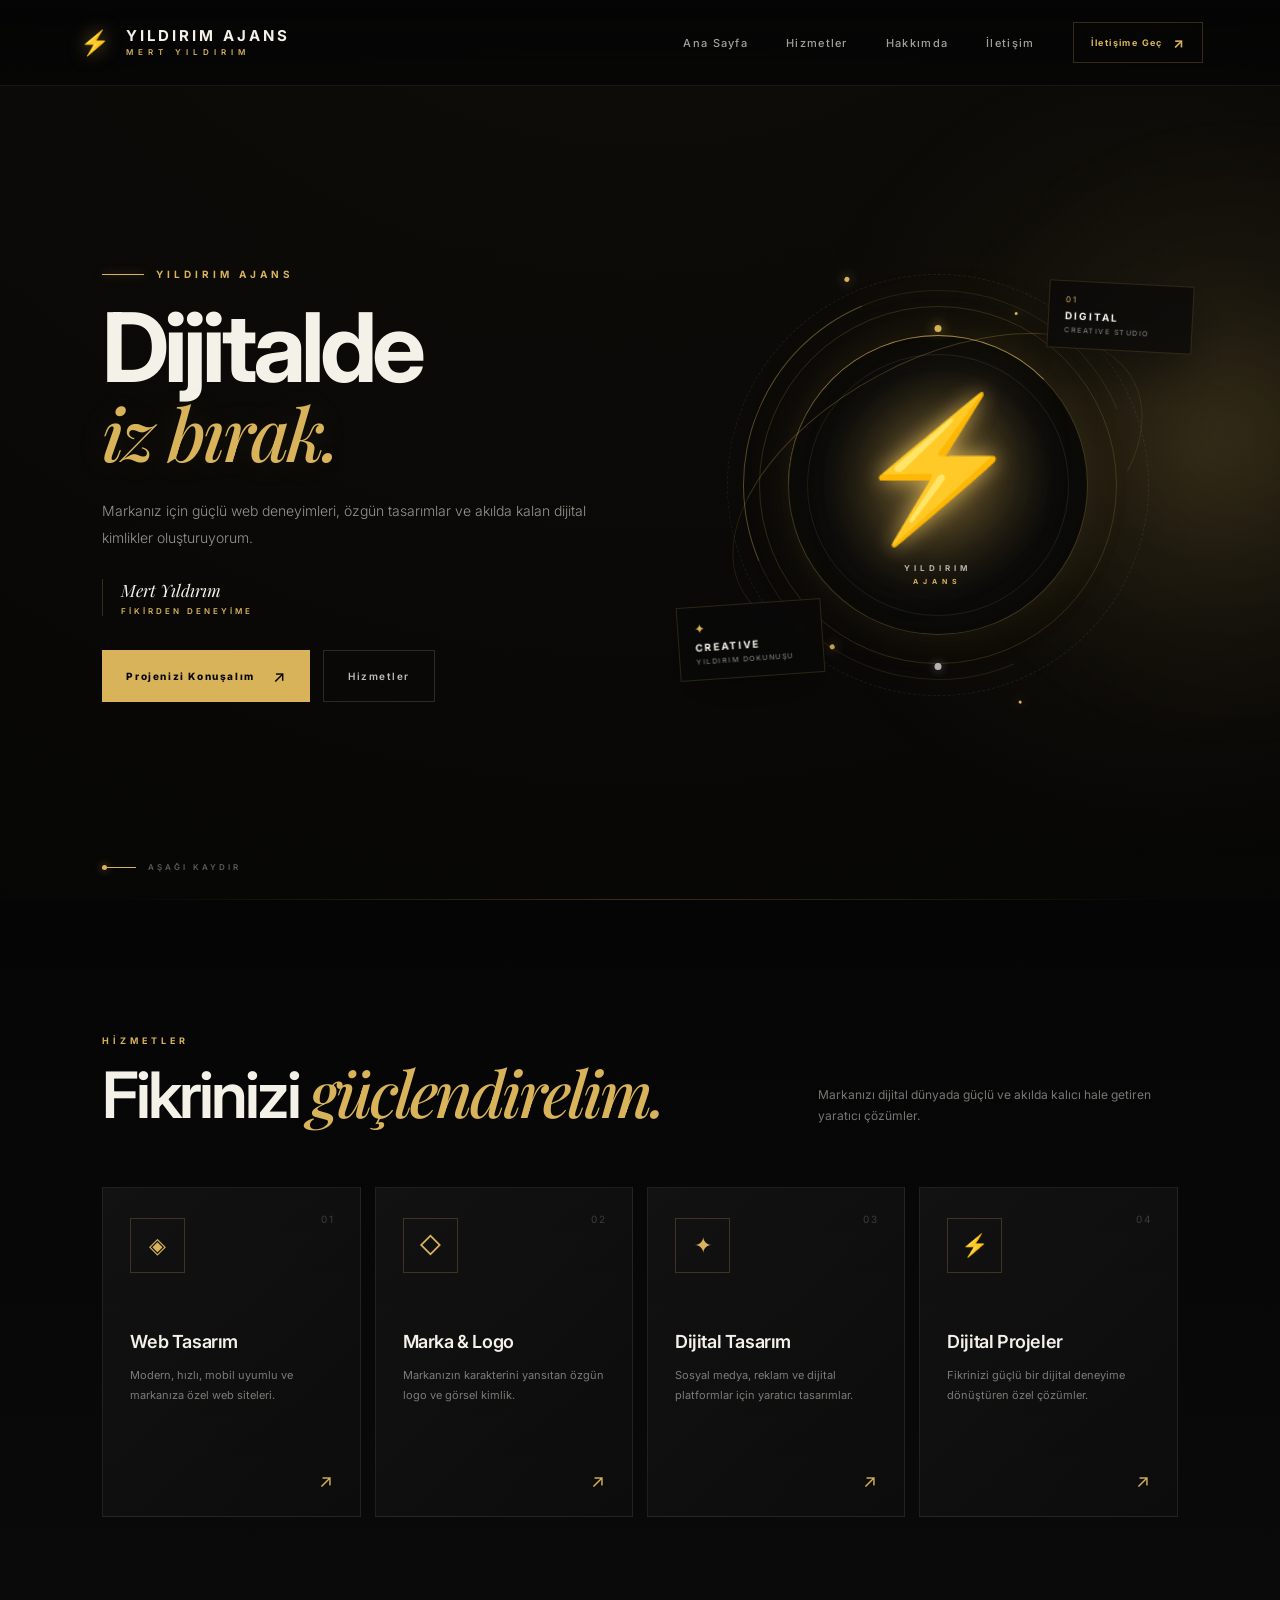
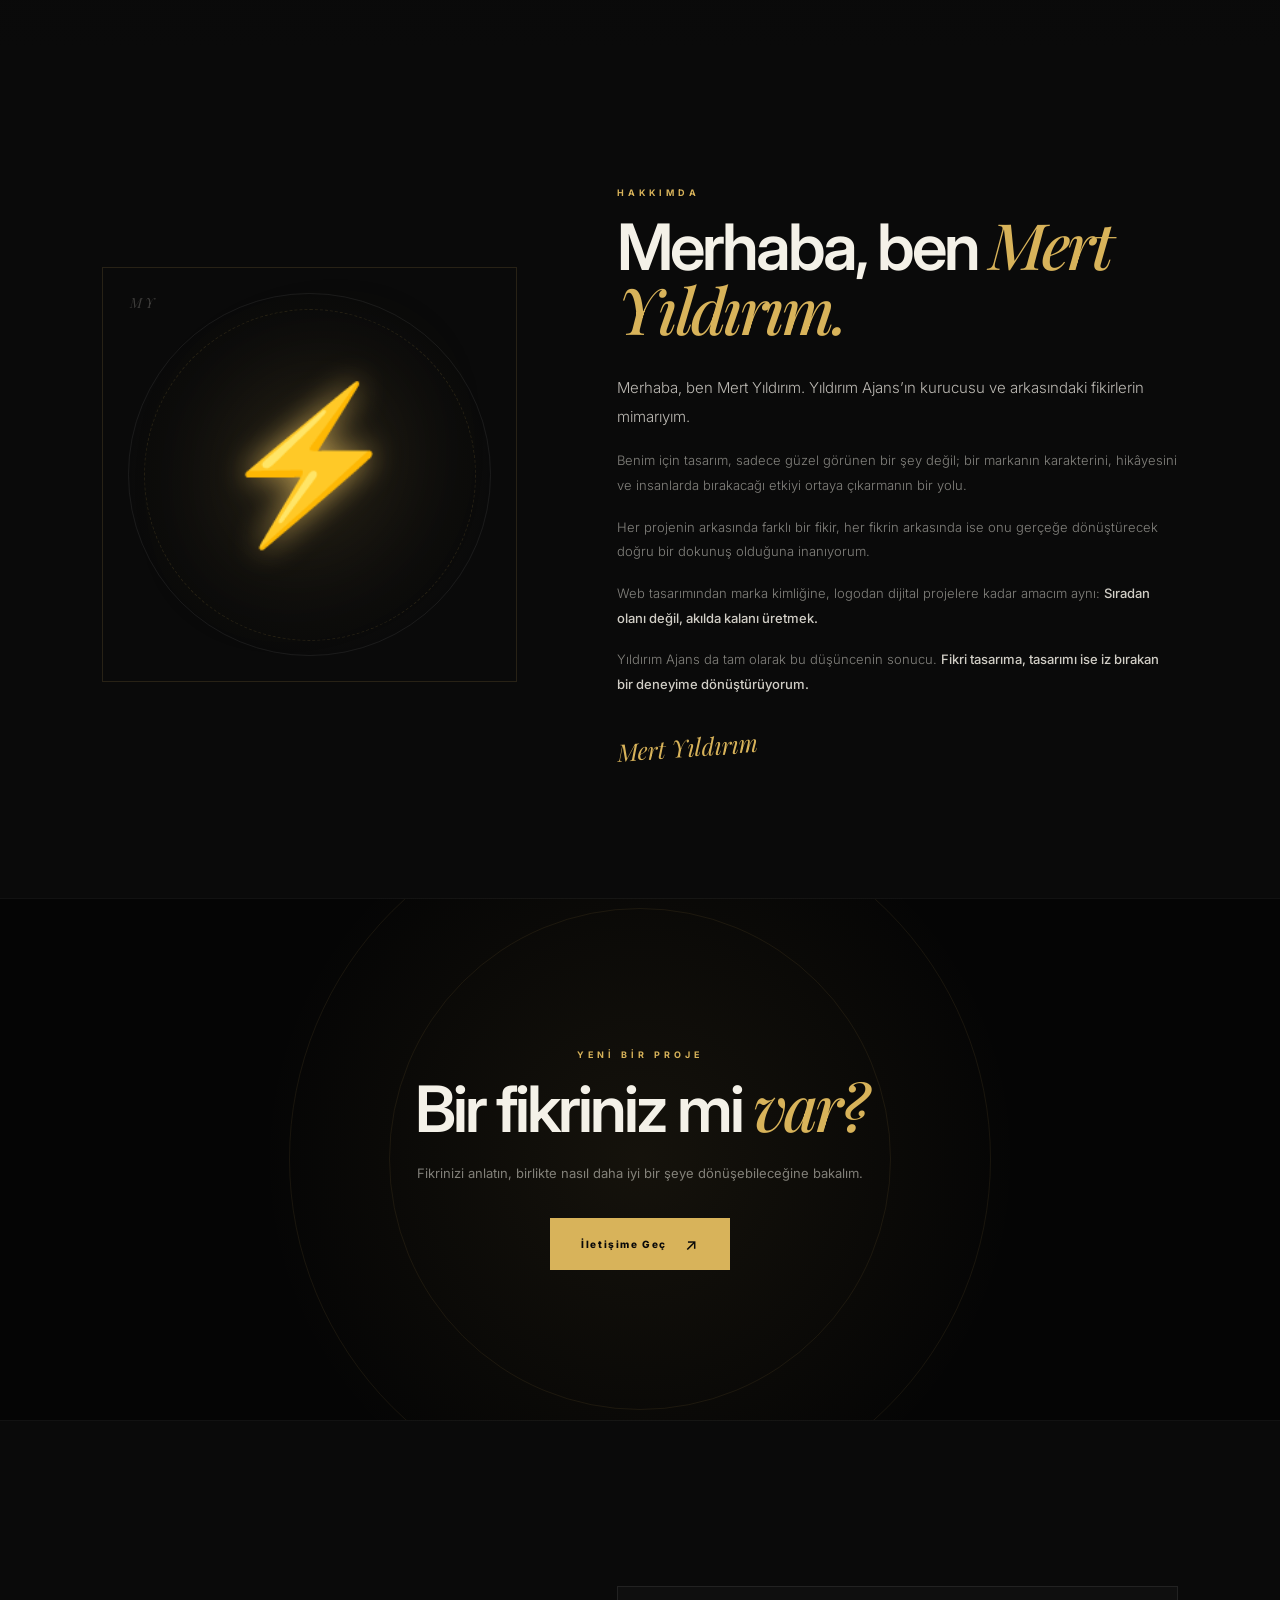
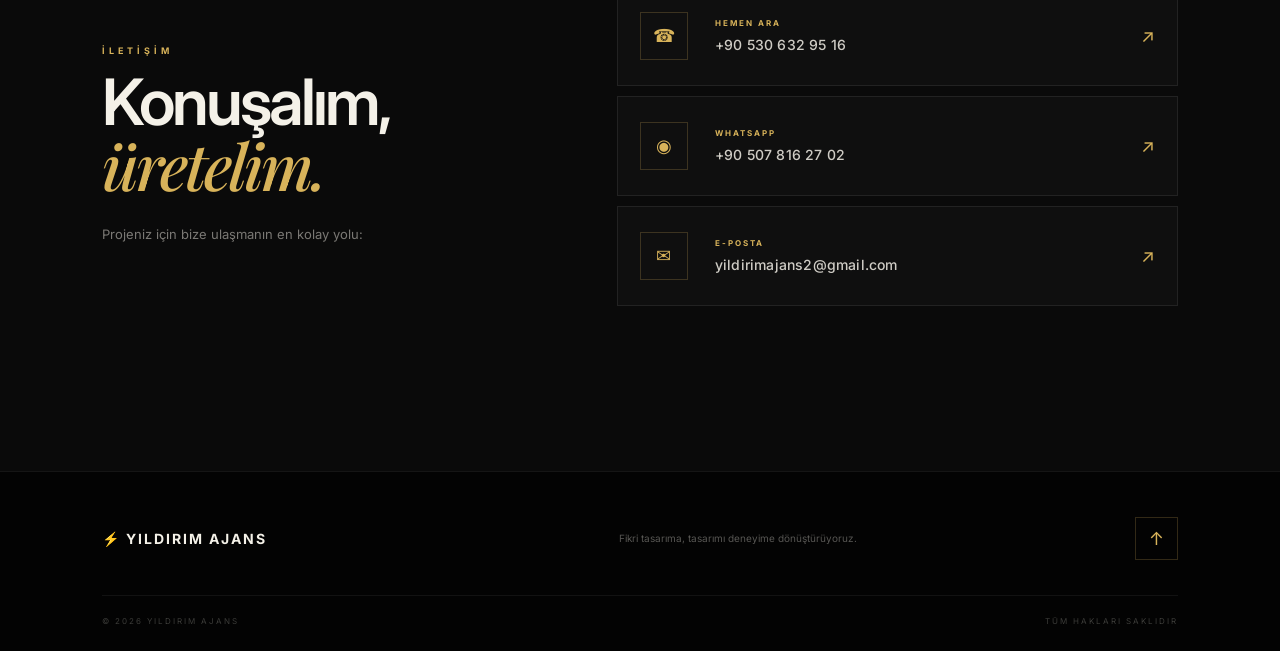
<file: index.html>
<!DOCTYPE html>
<html lang="tr">
<head>
  <meta charset="UTF-8">
  <meta name="viewport" content="width=device-width, initial-scale=1.0">

  <meta
    name="description"
    content="Yıldırım Ajans - Web tasarım, marka kimliği ve dijital tasarım çözümleri."
  >

  <title>Yıldırım Ajans | Mert Yıldırım</title>

  <link rel="preconnect" href="https://fonts.googleapis.com">
  <link rel="preconnect" href="https://fonts.gstatic.com" crossorigin>

  <link
    href="https://fonts.googleapis.com/css2?family=Inter:wght@300;400;500;600;700;800&family=Playfair+Display:ital,wght@0,500;0,600;1,500&display=swap"
    rel="stylesheet"
  >

  <link rel="stylesheet" href="style.css">
</head>

<body>

  <!-- =========================
       LOADING
  ========================== -->

  <div class="loader" id="loader">

    <div class="loader-content">

      <div class="loader-bolt">
        <span>⚡</span>
      </div>

      <h1>YILDIRIM AJANS</h1>

      <div class="loading-text">
        <span>LOADING</span>
        <span class="dots">...</span>
      </div>

      <div class="loading-line">
        <div
          class="loading-progress"
          id="loadingProgress"
        ></div>
      </div>

    </div>

  </div>


  <!-- =========================
       KAR
  ========================== -->

  <div
    class="snow"
    aria-hidden="true"
  ></div>

  <div
    class="ambient-light"
    aria-hidden="true"
  ></div>


  <!-- =========================
       NAVBAR
  ========================== -->

  <header class="navbar">

    <a
      href="#anasayfa"
      class="brand"
    >

      <span class="brand-bolt">⚡</span>

      <span class="brand-text">

        <strong>YILDIRIM AJANS</strong>

        <small>MERT YILDIRIM</small>

      </span>

    </a>


    <nav>

      <a href="#anasayfa">
        Ana Sayfa
      </a>

      <a href="#hizmetler">
        Hizmetler
      </a>

      <a href="#hakkimda">
        Hakkımda
      </a>

      <a href="#iletisim">
        İletişim
      </a>

    </nav>


    <a
      href="#iletisim"
      class="nav-contact"
    >
      İletişime Geç
      <span>↗</span>
    </a>


    <button
      class="menu-btn"
      aria-label="Menüyü aç"
    >
      <span></span>
      <span></span>
    </button>

  </header>


  <main>

    <!-- =========================
         HERO
    ========================== -->

    <section
      id="anasayfa"
      class="hero"
    >

      <div class="hero-content reveal">

        <div class="hero-label">

          <span class="label-line"></span>

          YILDIRIM AJANS

        </div>


        <h1>

          Dijitalde

          <span>iz bırak.</span>

        </h1>


        <p class="hero-description">

          Markanız için güçlü web deneyimleri,
          özgün tasarımlar ve akılda kalan
          dijital kimlikler oluşturuyorum.

        </p>


        <div class="hero-signature">

          <span>
            Mert Yıldırım
          </span>

          <small>
            FİKİRDEN DENEYİME
          </small>

        </div>


        <div class="hero-buttons">

          <a
            href="#iletisim"
            class="luxury-btn"
          >

            Projenizi Konuşalım

            <b>↗</b>

          </a>


          <a
            href="#hizmetler"
            class="outline-btn"
          >
            Hizmetler
          </a>

        </div>

      </div>


      <!-- HERO ART -->

      <div class="hero-art">

        <div class="electric-core">

          <div class="core-ring"></div>

          <div class="core-ring second"></div>

          <div class="big-bolt">
            ⚡
          </div>

          <div class="core-text">

            YILDIRIM

            <small>
              AJANS
            </small>

          </div>

        </div>


        <div class="orbit orbit-one"></div>

        <div class="orbit orbit-two"></div>


        <div class="floating-card card-top">

          <span>01</span>

          <b>DIGITAL</b>

          <small>
            CREATIVE STUDIO
          </small>

        </div>


        <div class="floating-card card-bottom">

          <span>✦</span>

          <b>CREATIVE</b>

          <small>
            YILDIRIM DOKUNUŞU
          </small>

        </div>

      </div>


      <div class="scroll-hint">

        <span></span>

        AŞAĞI KAYDIR

      </div>

    </section>


    <!-- =========================
         SERVICES
    ========================== -->

    <section
      id="hizmetler"
      class="section"
    >

      <div class="section-title reveal">

        <div>

          <div class="section-mini">
            HİZMETLER
          </div>

          <h2>
            Fikrinizi
            <em>güçlendirelim.</em>
          </h2>

        </div>


        <p>
          Markanızı dijital dünyada
          güçlü ve akılda kalıcı hale
          getiren yaratıcı çözümler.
        </p>

      </div>


      <div class="services-grid">


        <article class="service-card reveal">

          <div class="service-number">
            01
          </div>

          <div class="service-icon">
            ◈
          </div>

          <h3>
            Web Tasarım
          </h3>

          <p>
            Modern, hızlı, mobil uyumlu
            ve markanıza özel web siteleri.
          </p>

          <span class="service-arrow">
            ↗
          </span>

        </article>


        <article class="service-card reveal">

          <div class="service-number">
            02
          </div>

          <div class="service-icon">
            ◇
          </div>

          <h3>
            Marka & Logo
          </h3>

          <p>
            Markanızın karakterini yansıtan
            özgün logo ve görsel kimlik.
          </p>

          <span class="service-arrow">
            ↗
          </span>

        </article>


        <article class="service-card reveal">

          <div class="service-number">
            03
          </div>

          <div class="service-icon">
            ✦
          </div>

          <h3>
            Dijital Tasarım
          </h3>

          <p>
            Sosyal medya, reklam ve dijital
            platformlar için yaratıcı tasarımlar.
          </p>

          <span class="service-arrow">
            ↗
          </span>

        </article>


        <article class="service-card reveal">

          <div class="service-number">
            04
          </div>

          <div class="service-icon">
            ⚡
          </div>

          <h3>
            Dijital Projeler
          </h3>

          <p>
            Fikrinizi güçlü bir dijital deneyime
            dönüştüren özel çözümler.
          </p>

          <span class="service-arrow">
            ↗
          </span>

        </article>

      </div>

    </section>


    <!-- =========================
         ABOUT
    ========================== -->

    <section
      id="hakkimda"
      class="about section"
    >

      <div class="about-visual reveal">

        <span>MY</span>

        <div class="about-bolt">
          ⚡
        </div>

      </div>


      <div class="about-content reveal">

        <div class="section-mini">
          HAKKIMDA
        </div>

        <h2>
          Merhaba, ben
          <em>Mert Yıldırım.</em>
        </h2>


        <p>
          Merhaba, ben Mert Yıldırım.
          Yıldırım Ajans’ın kurucusu ve
          arkasındaki fikirlerin mimarıyım.
        </p>


        <p>
          Benim için tasarım, sadece güzel görünen
          bir şey değil; bir markanın karakterini,
          hikâyesini ve insanlarda bırakacağı etkiyi
          ortaya çıkarmanın bir yolu.
        </p>


        <p>
          Her projenin arkasında farklı bir fikir,
          her fikrin arkasında ise onu gerçeğe
          dönüştürecek doğru bir dokunuş olduğuna
          inanıyorum.
        </p>


        <p>
          Web tasarımından marka kimliğine,
          logodan dijital projelere kadar amacım aynı:
          <strong>
            Sıradan olanı değil, akılda kalanı üretmek.
          </strong>
        </p>


        <p>
          Yıldırım Ajans da tam olarak bu düşüncenin sonucu.
          <strong>
            Fikri tasarıma, tasarımı ise iz bırakan
            bir deneyime dönüştürüyorum.
          </strong>
        </p>


        <div class="signature">
          Mert Yıldırım
        </div>

      </div>

    </section>


    <!-- =========================
         CTA
    ========================== -->

    <section class="cta reveal">

      <div class="section-mini">
        YENİ BİR PROJE
      </div>

      <h2>
        Bir fikriniz mi
        <em>var?</em>
      </h2>

      <p>
        Fikrinizi anlatın, birlikte nasıl
        daha iyi bir şeye dönüşebileceğine bakalım.
      </p>

      <a
        href="#iletisim"
        class="luxury-btn big"
      >
        İletişime Geç
        <b>↗</b>
      </a>

    </section>


    <!-- =========================
         CONTACT
    ========================== -->

    <section
      id="iletisim"
      class="contact section"
    >

      <div class="contact-heading reveal">

        <div class="section-mini">
          İLETİŞİM
        </div>

        <h2>
          Konuşalım,
          <em>üretelim.</em>
        </h2>

        <p>
          Projeniz için bize ulaşmanın en kolay yolu:
        </p>

      </div>


      <div class="contact-options reveal">


        <!-- TELEFON -->

        <a
          class="contact-option"
          href="tel:+905306329516"
        >

          <span class="contact-icon">
            ☎
          </span>

          <div>

            <small>
              HEMEN ARA
            </small>

            <strong>
              +90 530 632 95 16
            </strong>

          </div>

          <b>
            ↗
          </b>

        </a>


        <!-- WHATSAPP -->

        <a
          class="contact-option"
          href="https://wa.me/905078162702"
          target="_blank"
          rel="noopener"
        >

          <span class="contact-icon">
            ◉
          </span>

          <div>

            <small>
              WHATSAPP
            </small>

            <strong>
              +90 507 816 27 02
            </strong>

          </div>

          <b>
            ↗
          </b>

        </a>


        <!-- E-POSTA -->

        <a
          class="contact-option"
          href="https://mail.google.com/mail/?view=cm&fs=1&to=yildirimajans2@gmail.com"
          target="_blank"
          rel="noopener"
        >

          <span class="contact-icon">
            ✉
          </span>

          <div>

            <small>
              E-POSTA
            </small>

            <strong>
              yildirimajans2@gmail.com
            </strong>

          </div>

          <b>
            ↗
          </b>

        </a>

      </div>

    </section>

  </main>


  <!-- =========================
       FOOTER
  ========================== -->

  <footer>

    <div class="footer-main">

      <div class="footer-brand">
        ⚡ YILDIRIM AJANS
      </div>

      <p>
        Fikri tasarıma,
        tasarımı deneyime dönüştürüyoruz.
      </p>

      <a
        href="#anasayfa"
        class="back-top"
      >
        ↑
      </a>

    </div>


    <div class="footer-bottom">

      <span>
        © 2026 YILDIRIM AJANS
      </span>

      <span>
        TÜM HAKLARI SAKLIDIR
      </span>

    </div>

  </footer>


  <script src="script.js"></script>

</body>
</html>
</file>
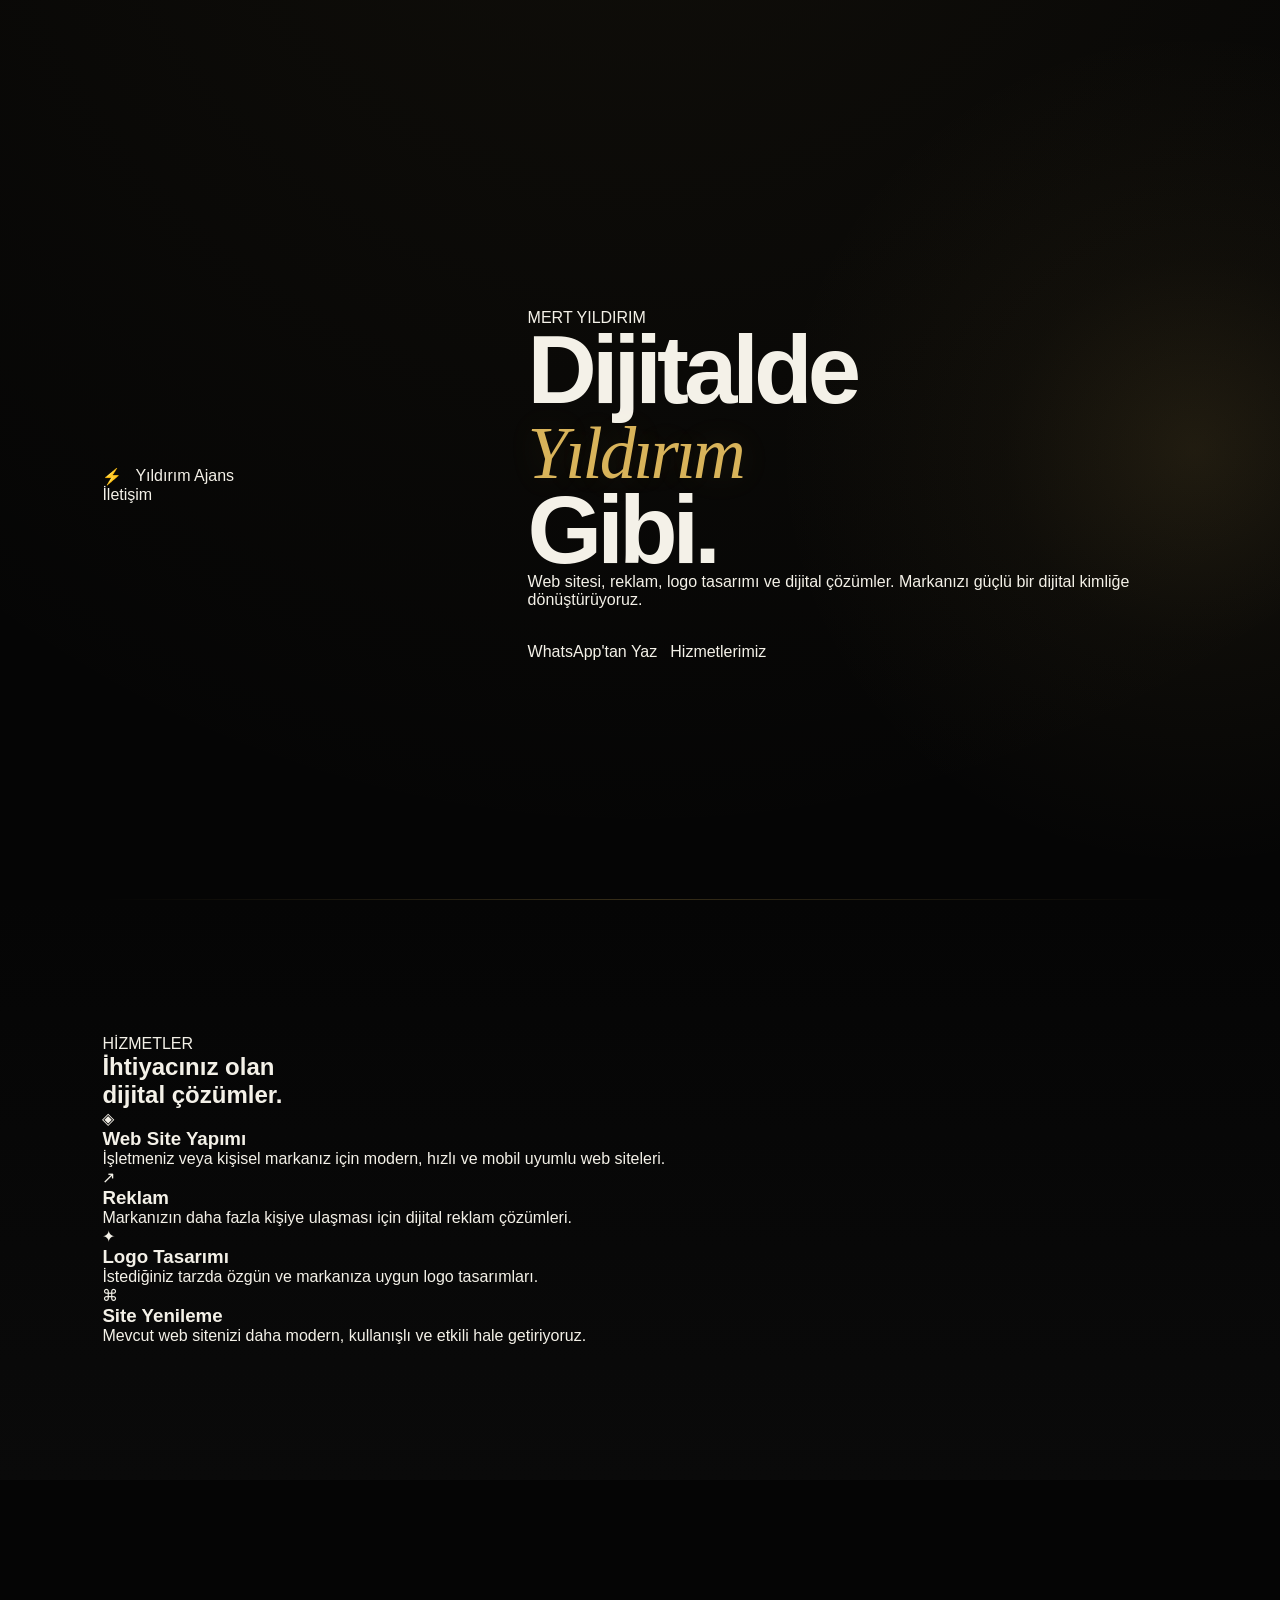
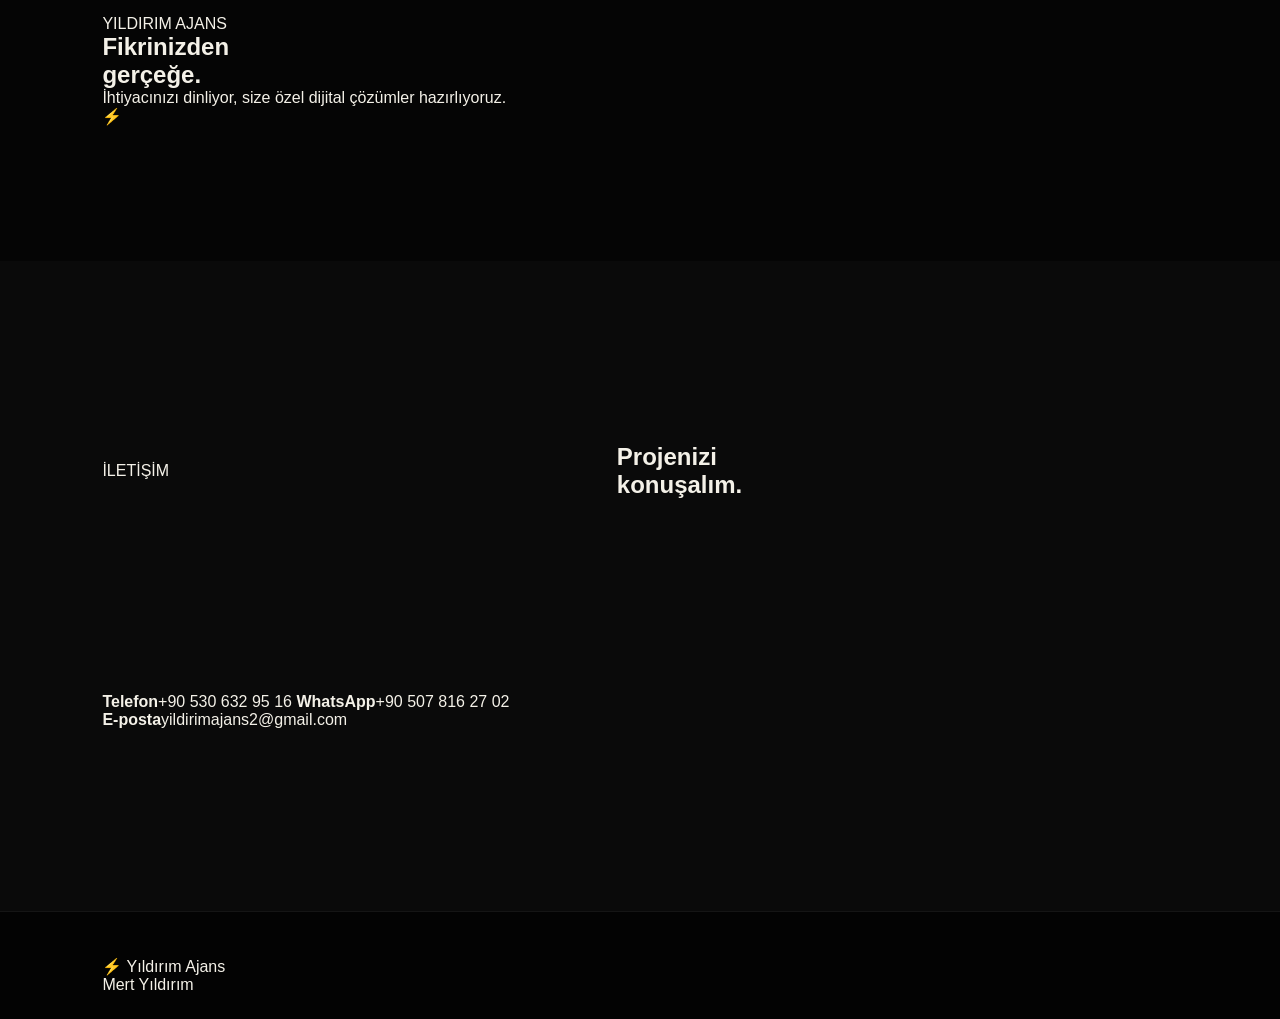
<file: index-guncel.html>
<!DOCTYPE html>
<html lang="tr">
<head>
  <meta charset="UTF-8">
  <meta name="viewport" content="width=device-width, initial-scale=1.0">
  <title>Yıldırım Ajans | Dijital Çözümler</title>
  <link rel="stylesheet" href="style.css">
</head>
<body>
  <header class="hero">
    <nav class="nav">
      <div class="brand"><span>⚡</span> Yıldırım Ajans</div>
      <a href="#iletisim" class="nav-link">İletişim</a>
    </nav>

    <div class="hero-content">
      <p class="eyebrow">MERT YILDIRIM</p>
      <h1>Dijitalde<br><span>Yıldırım</span> Gibi.</h1>
      <p class="hero-text">Web sitesi, reklam, logo tasarımı ve dijital çözümler. Markanızı güçlü bir dijital kimliğe dönüştürüyoruz.</p>
      <div class="hero-buttons">
        <a class="btn primary" href="https://wa.me/905078162702?text=Merhaba%20Y%C4%B1ld%C4%B1r%C4%B1m%20Ajans%2C%20bilgi%20almak%20istiyorum." target="_blank" rel="noopener">WhatsApp'tan Yaz</a>
        <a class="btn secondary" href="#hizmetler">Hizmetlerimiz</a>
      </div>
    </div>
  </header>

  <main>
    <section id="hizmetler" class="section">
      <p class="eyebrow">HİZMETLER</p>
      <h2>İhtiyacınız olan<br><span>dijital çözümler.</span></h2>
      <div class="cards">
        <article class="card"><div class="icon">◈</div><h3>Web Site Yapımı</h3><p>İşletmeniz veya kişisel markanız için modern, hızlı ve mobil uyumlu web siteleri.</p></article>
        <article class="card"><div class="icon">↗</div><h3>Reklam</h3><p>Markanızın daha fazla kişiye ulaşması için dijital reklam çözümleri.</p></article>
        <article class="card"><div class="icon">✦</div><h3>Logo Tasarımı</h3><p>İstediğiniz tarzda özgün ve markanıza uygun logo tasarımları.</p></article>
        <article class="card"><div class="icon">⌘</div><h3>Site Yenileme</h3><p>Mevcut web sitenizi daha modern, kullanışlı ve etkili hale getiriyoruz.</p></article>
      </div>
    </section>

    <section class="section showcase">
      <div>
        <p class="eyebrow">YILDIRIM AJANS</p>
        <h2>Fikrinizden<br><span>gerçeğe.</span></h2>
        <p>İhtiyacınızı dinliyor, size özel dijital çözümler hazırlıyoruz.</p>
      </div>
      <div class="bolt">⚡</div>
    </section>

    <section id="iletisim" class="section contact">
      <p class="eyebrow">İLETİŞİM</p>
      <h2>Projenizi<br><span>konuşalım.</span></h2>
      <div class="contact-list">
        <a href="tel:+905306329516"><strong>Telefon</strong><span>+90 530 632 95 16</span></a>
        <a href="https://wa.me/905078162702?text=Merhaba%20Y%C4%B1ld%C4%B1r%C4%B1m%20Ajans%2C%20bilgi%20almak%20istiyorum." target="_blank" rel="noopener"><strong>WhatsApp</strong><span>+90 507 816 27 02</span></a>
        <a href="mailto:yildirimajans2@gmail.com"><strong>E-posta</strong><span>yildirimajans2@gmail.com</span></a>
      </div>
    </section>
  </main>

  <footer>
    <div>⚡ Yıldırım Ajans</div>
    <div>Mert Yıldırım</div>
  </footer>
  <script src="script.js"></script>
</body>
</html>
</file>
<file: style.css>
/* =========================================================
   YILDIRIM AJANS
   PREMIUM BLACK / GOLD
   MERT YILDIRIM
========================================================= */


/* =========================================================
   ROOT
========================================================= */

:root {
  --black: #050505;
  --dark: #0a0a0a;
  --soft: #111111;

  --white: #f4f1e8;
  --gray: #8d8d8d;

  --gold: #d8b35a;
  --gold-light: #f1d58d;

  --line: rgba(255,255,255,.10);
  --gold-line: rgba(216,179,90,.22);
}


/* =========================================================
   RESET
========================================================= */

* {
  box-sizing: border-box;
  margin: 0;
  padding: 0;
}

html {
  scroll-behavior: smooth;
}

body {
  min-height: 100vh;

  background:
    radial-gradient(
      circle at 50% -10%,
      rgba(216,179,90,.055),
      transparent 38%
    ),
    var(--black);

  color: var(--white);

  font-family:
    "Inter",
    sans-serif;

  overflow-x: hidden;
}

::selection {
  background: var(--gold);
  color: #050505;
}

a {
  color: inherit;
  text-decoration: none;
}

button {
  font-family: inherit;
}


/* =========================================================
   LOADING SCREEN
   BU BÖLÜM KORUNDU
========================================================= */

.loader {
  position: fixed;
  inset: 0;

  z-index: 99999;

  display: flex;
  align-items: center;
  justify-content: center;

  background:
    radial-gradient(
      circle at center,
      #171208 0%,
      #080808 42%,
      #020202 100%
    );

  opacity: 1;
  visibility: visible;

  transition:
    opacity .8s ease,
    visibility .8s ease;

  overflow: hidden;
}

.loader.finished {
  opacity: 0;
  visibility: hidden;
  pointer-events: none;
}

.loader-content {
  width: min(430px, 80%);

  text-align: center;

  position: relative;
  z-index: 3;
}


/* Loading şimşek */

.loader-bolt {
  width: 135px;
  height: 135px;

  margin: 0 auto 25px;

  display: flex;
  align-items: center;
  justify-content: center;

  position: relative;
}

.loader-bolt::before {
  content: "";

  position: absolute;
  inset: 0;

  border:
    1px solid
    rgba(216,179,90,.28);

  border-radius: 50%;

  animation:
    loaderRing 12s linear infinite;
}

.loader-bolt::after {
  content: "";

  position: absolute;
  inset: 14px;

  border:
    1px solid
    rgba(255,255,255,.08);

  border-radius: 50%;

  animation:
    loaderRing 18s linear infinite reverse;
}

.loader-bolt span {
  position: relative;
  z-index: 2;

  font-size: 72px;

  color: var(--gold);

  filter:
    drop-shadow(
      0 0 12px
      rgba(216,179,90,.75)
    )
    drop-shadow(
      0 0 40px
      rgba(216,179,90,.3)
    );

  animation: none;
}


/* Loading başlık */

.loader h1 {
  font-family:
    "Inter",
    sans-serif;

  font-size:
    clamp(25px, 5vw, 40px);

  font-weight: 700;

  letter-spacing: 5px;

  color: var(--white);

  margin-bottom: 18px;
}


/* Loading yazısı */

.loading-text {
  display: flex;

  justify-content: center;
  align-items: center;

  color: var(--gold);

  font-size: 10px;

  font-weight: 700;

  letter-spacing: 4px;

  margin-bottom: 12px;
}

.loading-text .dots {
  width: 20px;

  text-align: left;
}


/* Loading çizgisi */

.loading-line {
  width: 100%;
  height: 2px;

  background:
    rgba(255,255,255,.1);

  overflow: hidden;
}

.loading-progress {
  width: 0;
  height: 100%;

  background:
    linear-gradient(
      90deg,
      var(--gold),
      #f1d58d
    );

  box-shadow:
    0 0 14px
    rgba(216,179,90,.75);

  transition:
    width .08s linear;
}


/* Loading karı */

.loader::before,
.loader::after {
  content: "";

  position: absolute;

  inset: -20%;

  pointer-events: none;

  background-image:
    radial-gradient(
      circle,
      rgba(255,255,255,.8) 0 1px,
      transparent 1.7px
    ),
    radial-gradient(
      circle,
      rgba(255,255,255,.55) 0 1.5px,
      transparent 2px
    );

  background-size:
    110px 110px,
    190px 190px;

  opacity: .45;

  animation:
    loaderSnow 18s linear infinite;
}

.loader::after {
  background-size:
    170px 170px,
    270px 270px;

  opacity: .22;

  animation-duration: 28s;

  animation-direction: reverse;
}

@keyframes loaderSnow {

  from {
    transform:
      translate3d(
        0,
        -10%,
        0
      );
  }

  to {
    transform:
      translate3d(
        80px,
        110%,
        0
      );
  }

}

@keyframes loaderRing {

  from {
    transform:
      rotate(0deg);
  }

  to {
    transform:
      rotate(360deg);
  }

}


/* =========================================================
   KAR YAĞIŞI
   BU BÖLÜM KORUNDU
========================================================= */

.snow {
  position: fixed;

  inset: 0;

  width: 100%;
  height: 100%;

  pointer-events: none;

  z-index: 100000;

  overflow: hidden;
}

.snowflake {
  position: absolute;

  top: -40px;
  left: 0;

  color: #fff;

  font-size:
    var(--snow-size);

  line-height: 1;

  opacity:
    var(--snow-opacity);

  filter:
    blur(var(--snow-blur));

  text-shadow:
    0 0 5px
    rgba(255,255,255,.45);

  will-change: transform;

  animation:
    snowFall
    var(--snow-duration)
    linear
    var(--snow-delay)
    infinite;
}

@keyframes snowFall {

  0% {
    transform:
      translate3d(
        0,
        -50px,
        0
      )
      rotate(0deg);
  }

  25% {
    transform:
      translate3d(
        var(--snow-drift-1),
        25vh,
        0
      )
      rotate(90deg);
  }

  50% {
    transform:
      translate3d(
        var(--snow-drift-2),
        50vh,
        0
      )
      rotate(180deg);
  }

  75% {
    transform:
      translate3d(
        var(--snow-drift-3),
        75vh,
        0
      )
      rotate(270deg);
  }

  100% {
    transform:
      translate3d(
        var(--snow-drift-4),
        110vh,
        0
      )
      rotate(360deg);
  }

}


/* =========================================================
   AMBIENT LIGHT
========================================================= */

.ambient-light {
  position: fixed;

  width: 650px;
  height: 650px;

  right: -280px;
  top: 12%;

  pointer-events: none;

  z-index: 0;

  background:
    radial-gradient(
      circle,
      rgba(216,179,90,.10) 0%,
      rgba(216,179,90,.035) 32%,
      transparent 70%
    );

  filter: blur(8px);
}


/* =========================================================
   NAVBAR
========================================================= */

.navbar {
  position: fixed;

  top: 0;
  left: 0;
  right: 0;

  height: 86px;

  padding:
    0 6vw;

  display: flex;

  align-items: center;

  justify-content: space-between;

  z-index: 9999;

  background:
    linear-gradient(
      180deg,
      rgba(5,5,5,.96),
      rgba(5,5,5,.76)
    );

  backdrop-filter: blur(18px);
  -webkit-backdrop-filter: blur(18px);

  border-bottom:
    1px solid
    rgba(255,255,255,.07);
}


/* Marka */

.brand {
  display: flex;

  align-items: center;

  gap: 13px;

  flex-shrink: 0;
}

.brand-bolt {
  display: flex;

  align-items: center;
  justify-content: center;

  width: 36px;
  height: 36px;

  color: var(--gold);

  font-size: 24px;

  filter:
    drop-shadow(
      0 0 9px
      rgba(216,179,90,.55)
    );
}

.brand-text {
  display: flex;

  flex-direction: column;

  line-height: .95;
}

.brand-text strong {
  color: var(--white);

  font-size: 15px;

  font-weight: 700;

  letter-spacing: 3px;
}

.brand-text small {
  margin-top: 6px;

  color: var(--gold);

  font-size: 8px;

  font-weight: 600;

  letter-spacing: 5px;
}


/* Navigasyon */

.navbar nav {
  display: flex;

  align-items: center;

  gap: 38px;

  margin-left: auto;
  margin-right: 38px;
}

.navbar nav a {
  position: relative;

  color:
    rgba(244,241,232,.66);

  font-size: 11px;

  font-weight: 500;

  letter-spacing: 1.3px;

  transition:
    color .3s ease;
}

.navbar nav a::after {
  content: "";

  position: absolute;

  left: 0;
  bottom: -8px;

  width: 0;
  height: 1px;

  background: var(--gold);

  box-shadow:
    0 0 8px
    rgba(216,179,90,.55);

  transition:
    width .3s ease;
}

.navbar nav a:hover {
  color: var(--white);
}

.navbar nav a:hover::after {
  width: 100%;
}


/* Navbar iletişim */

.nav-contact {
  display: inline-flex;

  align-items: center;

  gap: 10px;

  padding:
    11px 17px;

  border:
    1px solid
    var(--gold-line);

  color: var(--gold);

  font-size: 9px;

  font-weight: 700;

  letter-spacing: 1.4px;

  transition:
    .3s ease;
}

.nav-contact span {
  font-size: 14px;

  transition:
    transform .3s ease;
}

.nav-contact:hover {
  background: var(--gold);

  color: #080808;

  box-shadow:
    0 0 25px
    rgba(216,179,90,.18);
}

.nav-contact:hover span {
  transform:
    translate(2px,-2px);
}


/* Mobil menü */

.menu-btn {
  display: none;

  width: 42px;
  height: 42px;

  background: transparent;

  border:
    1px solid
    rgba(255,255,255,.12);

  cursor: pointer;
}

.menu-btn span {
  display: block;

  width: 17px;
  height: 1px;

  margin: 5px auto;

  background: var(--white);

  transition:
    transform .3s ease;
}


/* =========================================================
   GENEL
========================================================= */

.section {
  position: relative;

  width: 100%;

  padding:
    135px 8vw;

  z-index: 1;
}

.reveal {
  opacity: 0;

  transform:
    translateY(28px);

  transition:
    opacity .9s ease,
    transform .9s cubic-bezier(.2,.7,.2,1);
}

.reveal.visible {
  opacity: 1;

  transform:
    translateY(0);
}


/* =========================================================
   HERO
========================================================= */

.hero {
  position: relative;

  min-height: 720px;

  height: 100vh;

  max-height: 900px;

  padding:
    130px 8vw 60px;

  display: flex;

  align-items: center;

  justify-content: space-between;

  gap: 60px;

  overflow: hidden;
}

.hero::before {
  content: "";

  position: absolute;

  width: 850px;
  height: 850px;

  right: -340px;
  top: 50%;

  transform:
    translateY(-50%);

  background:
    radial-gradient(
      circle,
      rgba(216,179,90,.12) 0%,
      rgba(216,179,90,.04) 32%,
      transparent 70%
    );

  pointer-events: none;
}

.hero::after {
  content: "";

  position: absolute;

  left: 8vw;
  right: 8vw;
  bottom: 0;

  height: 1px;

  background:
    linear-gradient(
      90deg,
      transparent,
      rgba(216,179,90,.24),
      transparent
    );
}


/* Hero içerik */

.hero-content {
  position: relative;

  z-index: 3;

  width:
    min(650px, 53vw);
}

.hero-label {
  display: flex;

  align-items: center;

  gap: 12px;

  margin-bottom: 24px;

  color: var(--gold);

  font-size: 10px;

  font-weight: 700;

  letter-spacing: 4px;
}

.label-line {
  width: 42px;
  height: 1px;

  background: var(--gold);

  box-shadow:
    0 0 8px
    rgba(216,179,90,.55);
}


/* Hero başlık */

.hero h1 {
  margin: 0;

  font-size:
    clamp(62px, 7.5vw, 116px);

  line-height: .90;

  font-weight: 700;

  letter-spacing:
    -5px;

  color: var(--white);
}

.hero h1 span {
  display: block;

  margin-top: 8px;

  color: var(--gold);

  font-family:
    "Playfair Display",
    serif;

  font-size:
    .76em;

  font-weight: 500;

  font-style: italic;

  letter-spacing:
    -3px;

  text-shadow:
    0 0 35px
    rgba(216,179,90,.12);
}


/* Açıklama */

.hero-description {
  max-width: 490px;

  margin-top: 34px;

  color:
    rgba(244,241,232,.60);

  font-size: 14px;

  line-height: 1.9;

  font-weight: 300;
}


/* İmza */

.hero-signature {
  display: flex;

  flex-direction: column;

  margin-top: 27px;

  padding-left: 18px;

  border-left:
    1px solid
    var(--gold-line);
}

.hero-signature span {
  color: var(--white);

  font-family:
    "Playfair Display",
    serif;

  font-size: 17px;

  font-style: italic;
}

.hero-signature small {
  margin-top: 5px;

  color: var(--gold);

  font-size: 8px;

  font-weight: 600;

  letter-spacing: 3px;
}


/* Butonlar */

.hero-buttons {
  display: flex;

  align-items: center;

  gap: 13px;

  margin-top: 34px;
}

.luxury-btn {
  display: inline-flex;

  align-items: center;
  justify-content: center;

  gap: 18px;

  min-height: 52px;

  padding:
    0 23px;

  background:
    var(--gold);

  color: #090909;

  border:
    1px solid
    var(--gold);

  font-size: 10px;

  font-weight: 800;

  letter-spacing: 1.6px;

  transition:
    transform .3s ease,
    box-shadow .3s ease,
    background .3s ease;
}

.luxury-btn b {
  font-size: 16px;

  font-weight: 500;

  transition:
    transform .3s ease;
}

.luxury-btn:hover {
  transform:
    translateY(-3px);

  box-shadow:
    0 12px 35px
    rgba(216,179,90,.18);
}

.luxury-btn:hover b {
  transform:
    translate(3px,-3px);
}

.outline-btn {
  display: inline-flex;

  align-items: center;
  justify-content: center;

  min-height: 52px;

  padding:
    0 24px;

  border:
    1px solid
    rgba(255,255,255,.14);

  color:
    rgba(244,241,232,.78);

  font-size: 10px;

  font-weight: 600;

  letter-spacing: 1.5px;

  transition:
    .3s ease;
}

.outline-btn:hover {
  border-color:
    var(--gold-line);

  color: var(--gold);

  background:
    rgba(216,179,90,.035);
}


/* =========================================================
   HERO ART
========================================================= */

.hero-art {
  position: relative;

  width: 480px;
  height: 480px;

  flex-shrink: 0;

  display: flex;

  align-items: center;
  justify-content: center;

  z-index: 2;
}


/* Ana ışık */

.hero-art::before {
  content: "";

  position: absolute;

  width: 360px;
  height: 360px;

  border-radius: 50%;

  background:
    radial-gradient(
      circle,
      rgba(216,179,90,.14),
      rgba(216,179,90,.035) 35%,
      transparent 70%
    );

  filter: blur(8px);

  animation:
    corePulse 5s ease-in-out infinite;
}


/* Elektrik çekirdeği */

.electric-core {
  position: relative;

  width: 300px;
  height: 300px;

  display: flex;

  align-items: center;
  justify-content: center;

  border-radius: 50%;

  background:
    radial-gradient(
      circle at center,
      rgba(216,179,90,.13),
      rgba(10,10,10,.96) 54%,
      #050505 75%
    );

  border:
    1px solid
    rgba(216,179,90,.28);

  box-shadow:
    0 0 50px
    rgba(216,179,90,.08),
    inset 0 0 50px
    rgba(216,179,90,.045);
}

.electric-core::before {
  content: "";

  position: absolute;

  inset: 18px;

  border:
    1px solid
    rgba(255,255,255,.08);

  border-radius: 50%;
}

.electric-core::after {
  content: "";

  position: absolute;

  inset: -1px;

  border-radius: 50%;

  border-top:
    1px solid
    rgba(216,179,90,.65);

  border-right:
    1px solid
    transparent;

  animation:
    coreRotate 9s linear infinite;
}


/* Halkalar */

.core-ring {
  position: absolute;

  inset: -30px;

  border:
    1px solid
    rgba(216,179,90,.18);

  border-radius: 50%;

  animation:
    ringRotate 14s linear infinite;
}

.core-ring::before {
  content: "";

  position: absolute;

  width: 7px;
  height: 7px;

  top: 18px;
  left: 50%;

  transform:
    translateX(-50%);

  border-radius: 50%;

  background: var(--gold);

  box-shadow:
    0 0 12px
    rgba(216,179,90,.8);
}

.core-ring.second {
  inset: -62px;

  border-color:
    rgba(255,255,255,.07);

  border-style: dashed;

  animation:
    ringRotate 22s linear infinite reverse;
}

.core-ring.second::before {
  top: auto;
  bottom: 25px;

  background: rgba(255,255,255,.7);

  box-shadow:
    0 0 10px
    rgba(255,255,255,.4);
}


/* Büyük şimşek */

.big-bolt {
  position: relative;

  z-index: 4;

  margin-top: -38px;

  font-size: 138px;

  line-height: 1;

  color: var(--gold);

  filter:
    drop-shadow(
      0 0 10px
      rgba(216,179,90,.9)
    )
    drop-shadow(
      0 0 35px
      rgba(216,179,90,.55)
    )
    drop-shadow(
      0 0 75px
      rgba(216,179,90,.22)
    );

  animation:
    boltGlow 3.5s ease-in-out infinite;
}


/* Çekirdek yazısı */

.core-text {
  position: absolute;

  z-index: 5;

  bottom: 48px;

  left: 0;
  right: 0;

  text-align: center;

  color:
    rgba(244,241,232,.72);

  font-size: 8px;

  font-weight: 700;

  letter-spacing: 4px;
}

.core-text small {
  display: block;

  margin-top: 4px;

  color: var(--gold);

  font-size: 7px;

  letter-spacing: 5px;
}


/* Orbitler */

.orbit {
  position: absolute;

  border-radius: 50%;

  border:
    1px solid
    rgba(216,179,90,.12);

  pointer-events: none;
}

.orbit-one {
  width: 390px;
  height: 390px;

  transform:
    rotate(22deg);

  border-left-color:
    rgba(216,179,90,.38);

  border-right-color:
    transparent;

  animation:
    orbitSpin 18s linear infinite;
}

.orbit-two {
  width: 445px;
  height: 250px;

  transform:
    rotate(-28deg);

  border-top-color:
    rgba(216,179,90,.25);

  border-bottom-color:
    transparent;

  animation:
    orbitSpinReverse 21s linear infinite;
}


/* Orbit noktaları */

.orbit-one::before,
.orbit-one::after,
.orbit-two::before,
.orbit-two::after {
  content: "";

  position: absolute;

  width: 5px;
  height: 5px;

  border-radius: 50%;

  background: var(--gold);

  box-shadow:
    0 0 12px
    rgba(216,179,90,.8);
}

.orbit-one::before {
  top: 35px;
  left: 30px;
}

.orbit-one::after {
  bottom: 22px;
  right: 35px;

  width: 3px;
  height: 3px;
}

.orbit-two::before {
  top: 8px;
  right: 70px;

  width: 3px;
  height: 3px;
}

.orbit-two::after {
  bottom: 28px;
  left: 50px;
}


/* Floating kartlar */

.floating-card {
  position: absolute;

  z-index: 6;

  min-width: 145px;

  padding:
    13px 16px;

  display: flex;

  flex-direction: column;

  border:
    1px solid
    rgba(216,179,90,.17);

  background:
    rgba(8,8,8,.72);

  backdrop-filter: blur(12px);
  -webkit-backdrop-filter: blur(12px);

  box-shadow:
    0 20px 50px
    rgba(0,0,0,.35);
}

.floating-card span {
  color: var(--gold);

  font-size: 8px;

  letter-spacing: 2px;
}

.floating-card b {
  margin-top: 5px;

  color: var(--white);

  font-size: 10px;

  letter-spacing: 2px;
}

.floating-card small {
  margin-top: 4px;

  color: var(--gray);

  font-size: 7px;

  letter-spacing: 1.5px;
}

.card-top {
  top: 38px;
  right: -15px;

  transform:
    rotate(3deg);

  animation:
    floatCard 5s ease-in-out infinite;
}

.card-bottom {
  bottom: 48px;
  left: -20px;

  transform:
    rotate(-4deg);

  animation:
    floatCard 6s ease-in-out infinite reverse;
}

.card-bottom span {
  font-size: 13px;
}


/* Scroll */

.scroll-hint {
  position: absolute;

  bottom: 28px;
  left: 8vw;

  display: flex;

  align-items: center;

  gap: 12px;

  color:
    rgba(244,241,232,.36);

  font-size: 8px;

  font-weight: 600;

  letter-spacing: 3px;
}

.scroll-hint span {
  width: 34px;
  height: 1px;

  background:
    var(--gold);

  position: relative;
}

.scroll-hint span::after {
  content: "";

  position: absolute;

  left: 0;
  top: -2px;

  width: 5px;
  height: 5px;

  border-radius: 50%;

  background: var(--gold);

  box-shadow:
    0 0 8px
    rgba(216,179,90,.7);

  animation:
    scrollDot 2s ease-in-out infinite;
}


/* =========================================================
   SERVICES
========================================================= */

#hizmetler {
  background:
    linear-gradient(
      180deg,
      var(--black),
      var(--dark)
    );
}

.section-title {
  display: flex;

  align-items: flex-end;

  justify-content: space-between;

  gap: 50px;

  margin-bottom: 60px;
}

.section-mini {
  margin-bottom: 15px;

  color: var(--gold);

  font-size: 9px;

  font-weight: 700;

  letter-spacing: 4px;
}

.section-title h2,
.about-content h2,
.contact-heading h2,
.cta h2 {
  color: var(--white);

  font-size:
    clamp(42px, 5vw, 72px);

  line-height: .98;

  font-weight: 600;

  letter-spacing: -3px;
}

.section-title h2 em,
.about-content h2 em,
.contact-heading h2 em,
.cta h2 em {
  color: var(--gold);

  font-family:
    "Playfair Display",
    serif;

  font-weight: 500;

  font-style: italic;
}

.section-title > p {
  max-width: 360px;

  color:
    rgba(244,241,232,.48);

  font-size: 12px;

  line-height: 1.8;
}


/* Hizmet grid */

.services-grid {
  display: grid;

  grid-template-columns:
    repeat(4, 1fr);

  gap: 14px;
}

.service-card {
  position: relative;

  min-height: 330px;

  padding:
    30px 27px;

  overflow: hidden;

  background:
    linear-gradient(
      145deg,
      rgba(255,255,255,.045),
      rgba(255,255,255,.012)
    );

  border:
    1px solid
    rgba(255,255,255,.08);

  transition:
    transform .45s ease,
    border-color .45s ease,
    background .45s ease,
    box-shadow .45s ease;
}

.service-card::before {
  content: "";

  position: absolute;

  width: 180px;
  height: 180px;

  right: -90px;
  bottom: -90px;

  border-radius: 50%;

  background:
    radial-gradient(
      circle,
      rgba(216,179,90,.15),
      transparent 70%
    );

  opacity: 0;

  transition:
    opacity .45s ease;
}

.service-card:hover {
  transform:
    translateY(-8px);

  border-color:
    rgba(216,179,90,.30);

  background:
    linear-gradient(
      145deg,
      rgba(216,179,90,.055),
      rgba(255,255,255,.015)
    );

  box-shadow:
    0 25px 60px
    rgba(0,0,0,.30);
}

.service-card:hover::before {
  opacity: 1;
}

.service-number {
  position: absolute;

  top: 25px;
  right: 25px;

  color:
    rgba(244,241,232,.20);

  font-size: 10px;

  letter-spacing: 2px;
}

.service-icon {
  width: 55px;
  height: 55px;

  display: flex;

  align-items: center;
  justify-content: center;

  margin-bottom: 58px;

  border:
    1px solid
    var(--gold-line);

  color: var(--gold);

  font-size: 22px;

  transition:
    transform .45s ease,
    background .45s ease;
}

.service-card:hover .service-icon {
  transform:
    rotate(8deg)
    scale(1.06);

  background:
    rgba(216,179,90,.06);
}

.service-card h3 {
  color: var(--white);

  font-size: 18px;

  font-weight: 600;

  letter-spacing: -.4px;
}

.service-card p {
  max-width: 260px;

  margin-top: 14px;

  color:
    rgba(244,241,232,.48);

  font-size: 11px;

  line-height: 1.8;
}

.service-arrow {
  position: absolute;

  right: 27px;
  bottom: 25px;

  color: var(--gold);

  font-size: 18px;

  transition:
    transform .35s ease;
}

.service-card:hover .service-arrow {
  transform:
    translate(4px,-4px);
}


/* =========================================================
   ABOUT
========================================================= */

.about {
  display: grid;

  grid-template-columns:
    minmax(300px, .85fr)
    minmax(400px, 1.15fr);

  align-items: center;

  gap: 100px;

  min-height: 800px;

  background:
    var(--dark);
}

.about-visual {
  position: relative;

  width: 100%;

  max-width: 460px;

  aspect-ratio: 1 / 1;

  display: flex;

  align-items: center;
  justify-content: center;

  border:
    1px solid
    rgba(216,179,90,.14);

  background:
    radial-gradient(
      circle,
      rgba(216,179,90,.055),
      transparent 63%
    );

  overflow: hidden;
}

.about-visual::before {
  content: "";

  position: absolute;

  inset: 25px;

  border:
    1px solid
    rgba(255,255,255,.07);

  border-radius: 50%;
}

.about-visual::after {
  content: "";

  position: absolute;

  width: 80%;
  height: 80%;

  border-radius: 50%;

  border:
    1px dashed
    rgba(216,179,90,.13);

  animation:
    aboutRotate 30s linear infinite;
}

.about-visual > span {
  position: absolute;

  top: 25px;
  left: 27px;

  color:
    rgba(244,241,232,.22);

  font-family:
    "Playfair Display",
    serif;

  font-size: 14px;

  font-style: italic;

  letter-spacing: 3px;
}

.about-bolt {
  position: relative;

  z-index: 3;

  margin-top: -25px;

  font-size: 150px;

  color: var(--gold);

  filter:
    drop-shadow(
      0 0 15px
      rgba(216,179,90,.8)
    )
    drop-shadow(
      0 0 60px
      rgba(216,179,90,.25)
    );

  animation:
    boltGlow 4s ease-in-out infinite;
}

.about-content {
  max-width: 650px;
}

.about-content h2 {
  margin-bottom: 30px;
}

.about-content > p {
  margin-top: 17px;

  color:
    rgba(244,241,232,.52);

  font-size: 13px;

  line-height: 1.9;

  font-weight: 300;
}

.about-content > p:first-of-type {
  color:
    rgba(244,241,232,.76);

  font-size: 15px;
}

.about-content strong {
  color:
    rgba(244,241,232,.85);

  font-weight: 500;
}

.signature {
  display: inline-block;

  margin-top: 34px;

  color: var(--gold);

  font-family:
    "Playfair Display",
    serif;

  font-size: 24px;

  font-style: italic;

  transform:
    rotate(-4deg);
}


/* =========================================================
   CTA
========================================================= */

.cta {
  position: relative;

  padding:
    150px 8vw;

  text-align: center;

  overflow: hidden;

  background:
    radial-gradient(
      circle at center,
      rgba(216,179,90,.075),
      transparent 55%
    ),
    var(--black);

  border-top:
    1px solid
    rgba(255,255,255,.05);

  border-bottom:
    1px solid
    rgba(255,255,255,.05);
}

.cta::before,
.cta::after {
  content: "";

  position: absolute;

  border:
    1px solid
    rgba(216,179,90,.09);

  border-radius: 50%;

  pointer-events: none;
}

.cta::before {
  width: 500px;
  height: 500px;

  left: 50%;
  top: 50%;

  transform:
    translate(-50%,-50%);
}

.cta::after {
  width: 700px;
  height: 700px;

  left: 50%;
  top: 50%;

  transform:
    translate(-50%,-50%);
}

.cta > * {
  position: relative;

  z-index: 2;
}

.cta h2 {
  margin-bottom: 22px;
}

.cta p {
  max-width: 480px;

  margin:
    0 auto 32px;

  color:
    rgba(244,241,232,.50);

  font-size: 13px;

  line-height: 1.8;
}

.luxury-btn.big {
  min-width: 180px;
}


/* =========================================================
   CONTACT
========================================================= */

.contact {
  display: grid;

  grid-template-columns:
    .85fr 1.15fr;

  align-items: center;

  gap: 100px;

  min-height: 650px;

  background:
    var(--dark);
}

.contact-heading h2 {
  margin-bottom: 23px;
}

.contact-heading p {
  color:
    rgba(244,241,232,.48);

  font-size: 13px;

  line-height: 1.8;
}

.contact-options {
  display: flex;

  flex-direction: column;

  gap: 10px;
}

.contact-option {
  position: relative;

  display: grid;

  grid-template-columns:
    55px 1fr auto;

  align-items: center;

  gap: 20px;

  min-height: 100px;

  padding:
    18px 22px;

  border:
    1px solid
    rgba(255,255,255,.08);

  background:
    rgba(255,255,255,.018);

  transition:
    transform .35s ease,
    border-color .35s ease,
    background .35s ease;
}

.contact-option:hover {
  transform:
    translateX(7px);

  border-color:
    rgba(216,179,90,.28);

  background:
    rgba(216,179,90,.035);
}

.contact-icon {
  width: 48px;
  height: 48px;

  display: flex;

  align-items: center;
  justify-content: center;

  border:
    1px solid
    var(--gold-line);

  color: var(--gold);

  font-size: 18px;
}

.contact-option small {
  display: block;

  margin-bottom: 6px;

  color: var(--gold);

  font-size: 8px;

  font-weight: 700;

  letter-spacing: 2px;
}

.contact-option strong {
  color:
    rgba(244,241,232,.84);

  font-size: 14px;

  font-weight: 500;

  letter-spacing: .2px;
}

.contact-option > b {
  color: var(--gold);

  font-size: 18px;

  font-weight: 400;

  transition:
    transform .3s ease;
}

.contact-option:hover > b {
  transform:
    translate(4px,-4px);
}


/* =========================================================
   FOOTER
========================================================= */

footer {
  position: relative;

  z-index: 2;

  padding:
    45px 8vw 25px;

  background:
    #030303;

  border-top:
    1px solid
    rgba(255,255,255,.07);
}

.footer-main {
  display: grid;

  grid-template-columns:
    1fr 1fr auto;

  align-items: center;

  gap: 30px;

  padding-bottom: 35px;
}

.footer-brand {
  color: var(--white);

  font-size: 14px;

  font-weight: 700;

  letter-spacing: 2px;
}

.footer-brand:first-letter {
  color: var(--gold);
}

.footer-main p {
  color:
    rgba(244,241,232,.35);

  font-size: 10px;

  line-height: 1.7;
}

.back-top {
  width: 43px;
  height: 43px;

  display: flex;

  align-items: center;
  justify-content: center;

  border:
    1px solid
    rgba(216,179,90,.22);

  color: var(--gold);

  font-size: 18px;

  transition:
    .3s ease;
}

.back-top:hover {
  background: var(--gold);

  color: #050505;
}

.footer-bottom {
  padding-top: 20px;

  display: flex;

  align-items: center;

  justify-content: space-between;

  border-top:
    1px solid
    rgba(255,255,255,.06);

  color:
    rgba(244,241,232,.24);

  font-size: 8px;

  letter-spacing: 2px;
}


/* =========================================================
   ANIMATIONS
========================================================= */

@keyframes corePulse {

  0%,
  100% {
    opacity: .7;

    transform:
      scale(.95);
  }

  50% {
    opacity: 1;

    transform:
      scale(1.05);
  }

}

@keyframes coreRotate {

  from {
    transform:
      rotate(0deg);
  }

  to {
    transform:
      rotate(360deg);
  }

}

@keyframes ringRotate {

  from {
    transform:
      rotate(0deg);
  }

  to {
    transform:
      rotate(360deg);
  }

}

@keyframes orbitSpin {

  from {
    transform:
      rotate(22deg);
  }

  to {
    transform:
      rotate(382deg);
  }

}

@keyframes orbitSpinReverse {

  from {
    transform:
      rotate(-28deg);
  }

  to {
    transform:
      rotate(-388deg);
  }

}

@keyframes boltGlow {

  0%,
  100% {
    filter:
      drop-shadow(
        0 0 10px
        rgba(216,179,90,.8)
      )
      drop-shadow(
        0 0 35px
        rgba(216,179,90,.4)
      );
  }

  50% {
    filter:
      drop-shadow(
        0 0 18px
        rgba(216,179,90,1)
      )
      drop-shadow(
        0 0 60px
        rgba(216,179,90,.6)
      );
  }

}

@keyframes floatCard {

  0%,
  100% {
    margin-top: 0;
  }

  50% {
    margin-top: -8px;
  }

}

@keyframes scrollDot {

  0% {
    left: 0;
    opacity: .3;
  }

  50% {
    left: 29px;
    opacity: 1;
  }

  100% {
    left: 0;
    opacity: .3;
  }

}

@keyframes aboutRotate {

  from {
    transform:
      rotate(0deg);
  }

  to {
    transform:
      rotate(360deg);
  }

}


/* =========================================================
   TABLET
========================================================= */

@media (max-width: 1050px) {

  .navbar nav {
    gap: 22px;

    margin-right: 20px;
  }

  .nav-contact {
    display: none;
  }

  .hero {
    gap: 20px;
  }

  .hero-content {
    width: 50%;
  }

  .hero-art {
    width: 430px;
    height: 430px;
  }

  .electric-core {
    width: 270px;
    height: 270px;
  }

  .core-ring {
    inset: -25px;
  }

  .core-ring.second {
    inset: -52px;
  }

  .big-bolt {
    font-size: 120px;
  }

  .services-grid {
    grid-template-columns:
      repeat(2, 1fr);
  }

  .about,
  .contact {
    gap: 60px;
  }

}


/* =========================================================
   MOBİL
========================================================= */

@media (max-width: 760px) {

  .navbar {
    height: 74px;

    padding:
      0 5vw;
  }

  .navbar nav {
    position: absolute;

    top: 74px;
    left: 0;
    right: 0;

    display: none;

    flex-direction: column;

    align-items: flex-start;

    gap: 0;

    margin: 0;

    padding:
      15px 5vw 22px;

    background:
      rgba(5,5,5,.97);

    border-bottom:
      1px solid
      rgba(216,179,90,.14);

    backdrop-filter: blur(18px);
  }

  .navbar nav.open {
    display: flex;
  }

  .navbar nav a {
    width: 100%;

    padding:
      14px 0;

    font-size: 11px;
  }

  .navbar nav a::after {
    display: none;
  }

  .menu-btn {
    display: block;
  }


  /* Hero */

  .hero {
    height: auto;

    min-height: 850px;

    max-height: none;

    padding:
      125px 6vw 70px;

    flex-direction: column;

    align-items: flex-start;

    justify-content: center;

    gap: 30px;
  }

  .hero-content {
    width: 100%;
  }

  .hero h1 {
    font-size:
      clamp(55px, 16vw, 85px);

    letter-spacing: -4px;
  }

  .hero h1 span {
    letter-spacing: -2px;
  }

  .hero-description {
    max-width: 100%;

    margin-top: 25px;

    font-size: 13px;
  }

  .hero-signature {
    margin-top: 23px;
  }

  .hero-buttons {
    flex-wrap: wrap;

    margin-top: 27px;
  }

  .hero-art {
    width: 100%;
    height: 390px;

    margin-top: 10px;
  }

  .hero-art::before {
    width: 300px;
    height: 300px;
  }

  .electric-core {
    width: 230px;
    height: 230px;
  }

  .core-ring {
    inset: -22px;
  }

  .core-ring.second {
    inset: -45px;
  }

  .orbit-one {
    width: 310px;
    height: 310px;
  }

  .orbit-two {
    width: 350px;
    height: 200px;
  }

  .big-bolt {
    font-size: 100px;

    margin-top: -28px;
  }

  .core-text {
    bottom: 35px;
  }

  .floating-card {
    min-width: 125px;

    padding:
      10px 12px;
  }

  .card-top {
    top: 18px;
    right: 0;
  }

  .card-bottom {
    bottom: 15px;
    left: 0;
  }

  .scroll-hint {
    display: none;
  }


  /* Genel */

  .section {
    padding:
      100px 6vw;
  }

  .section-title {
    display: block;

    margin-bottom: 40px;
  }

  .section-title h2,
  .about-content h2,
  .contact-heading h2,
  .cta h2 {
    font-size:
      clamp(42px, 12vw, 62px);

    letter-spacing: -2px;
  }

  .section-title > p {
    margin-top: 25px;
  }


  /* Hizmetler */

  .services-grid {
    grid-template-columns: 1fr;

    gap: 10px;
  }

  .service-card {
    min-height: 280px;
  }

  .service-icon {
    margin-bottom: 45px;
  }


  /* About */

  .about {
    display: flex;

    flex-direction: column;

    align-items: stretch;

    gap: 60px;

    min-height: auto;
  }

  .about-visual {
    max-width: none;

    width: 100%;

    max-height: 420px;
  }

  .about-bolt {
    font-size: 120px;
  }


  /* CTA */

  .cta {
    padding:
      110px 6vw;
  }

  .cta::before {
    width: 350px;
    height: 350px;
  }

  .cta::after {
    width: 500px;
    height: 500px;
  }


  /* Contact */

  .contact {
    display: flex;

    flex-direction: column;

    align-items: stretch;

    gap: 50px;

    min-height: auto;
  }

  .contact-option {
    grid-template-columns:
      45px 1fr auto;

    gap: 14px;

    min-height: 88px;

    padding:
      15px;
  }

  .contact-icon {
    width: 43px;
    height: 43px;
  }

  .contact-option strong {
    font-size: 12px;
  }


  /* Footer */

  footer {
    padding:
      35px 6vw 20px;
  }

  .footer-main {
    grid-template-columns: 1fr auto;

    gap: 20px;
  }

  .footer-main p {
    grid-column: 1 / -1;

    order: 3;
  }

  .footer-bottom {
    flex-direction: column;

    align-items: flex-start;

    gap: 9px;
  }

}


/* =========================================================
   KÜÇÜK TELEFON
========================================================= */

@media (max-width: 550px) {

  .loader-content {
    width: 82%;
  }

  .loader-bolt {
    width: 115px;
    height: 115px;

    margin-bottom: 20px;
  }

  .loader-bolt span {
    font-size: 60px;
  }

  .loader h1 {
    font-size: 23px;

    letter-spacing: 3px;
  }

  .loading-text {
    font-size: 9px;

    letter-spacing: 3px;
  }


  .brand-text strong {
    font-size: 13px;

    letter-spacing: 2px;
  }

  .brand-text small {
    font-size: 7px;

    letter-spacing: 4px;
  }

  .brand-bolt {
    width: 30px;
    height: 30px;

    font-size: 20px;
  }


  .hero {
    min-height: 820px;
  }

  .hero-buttons {
    width: 100%;
  }

  .luxury-btn,
  .outline-btn {
    flex: 1;

    min-width: 0;

    padding:
      0 14px;

    font-size: 9px;
  }

  .hero-art {
    height: 340px;
  }

  .electric-core {
    width: 200px;
    height: 200px;
  }

  .big-bolt {
    font-size: 86px;
  }

  .orbit-one {
    width: 270px;
    height: 270px;
  }

  .orbit-two {
    width: 300px;
    height: 175px;
  }

  .floating-card {
    min-width: 108px;

    transform:
      scale(.82);
  }

  .card-top {
    right: -7px;
  }

  .card-bottom {
    left: -7px;
  }

  .core-text {
    bottom: 28px;
  }


  .service-card {
    min-height: 270px;

    padding:
      25px 22px;
  }

  .contact-option strong {
    font-size: 11px;
  }

}


/* =========================================================
   HAREKET AZALTMA
========================================================= */

@media (prefers-reduced-motion: reduce) {

  html {
    scroll-behavior: auto;
  }

  *,
  *::before,
  *::after {
    animation-duration: .01ms !important;
    animation-iteration-count: 1 !important;
    transition-duration: .01ms !important;
  }

}
</file>
